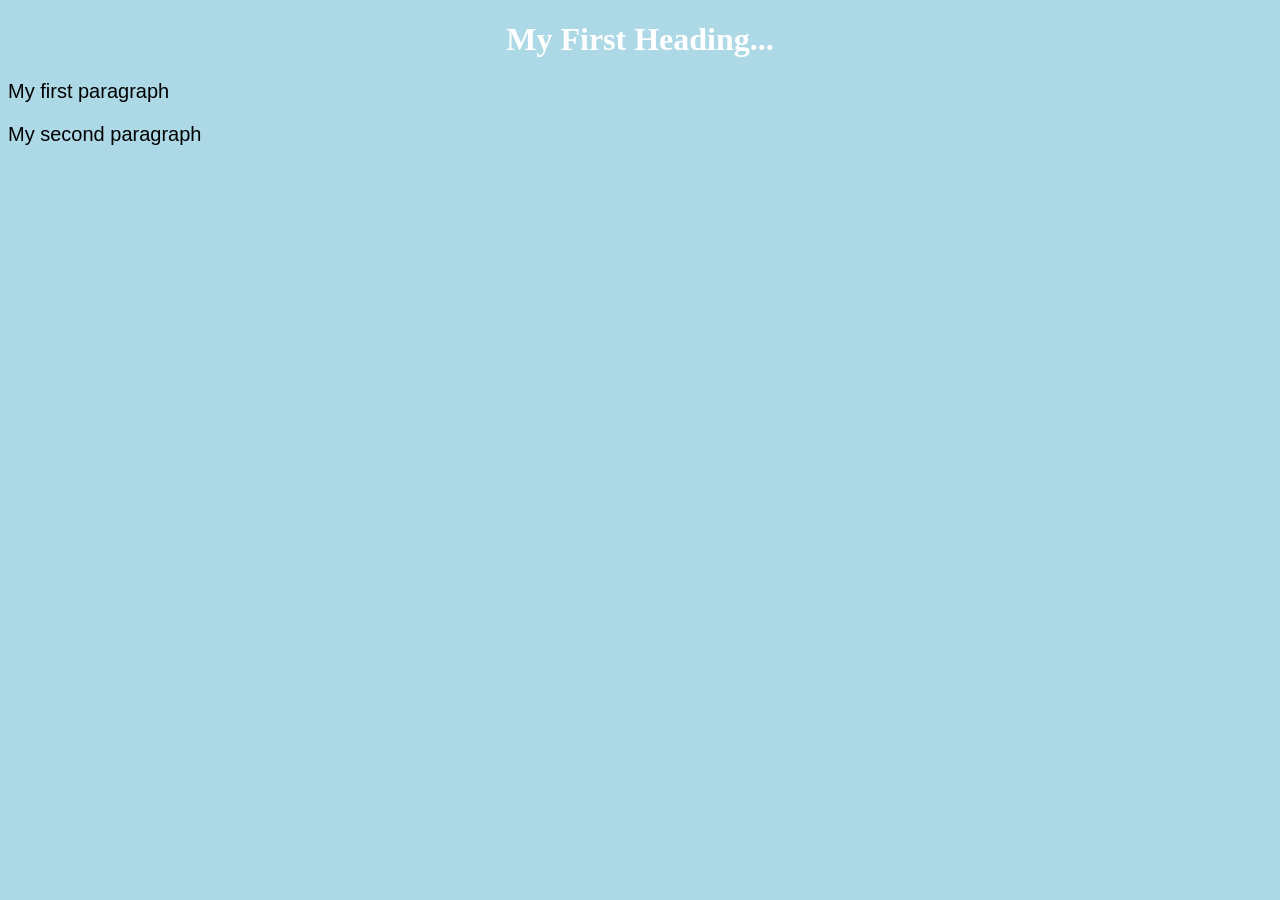
<file: index.html>
<!DOCTYPE html>
<html>

<head>
  <title>Page 11 title</title>
  <link rel="stylesheet" href="styles.css">
</head>
<bogy>
  <h1>My First Heading...</h1>
  <p>My first paragraph</p>
  <p>My second paragraph</p>
  </body>

</html>
</file>
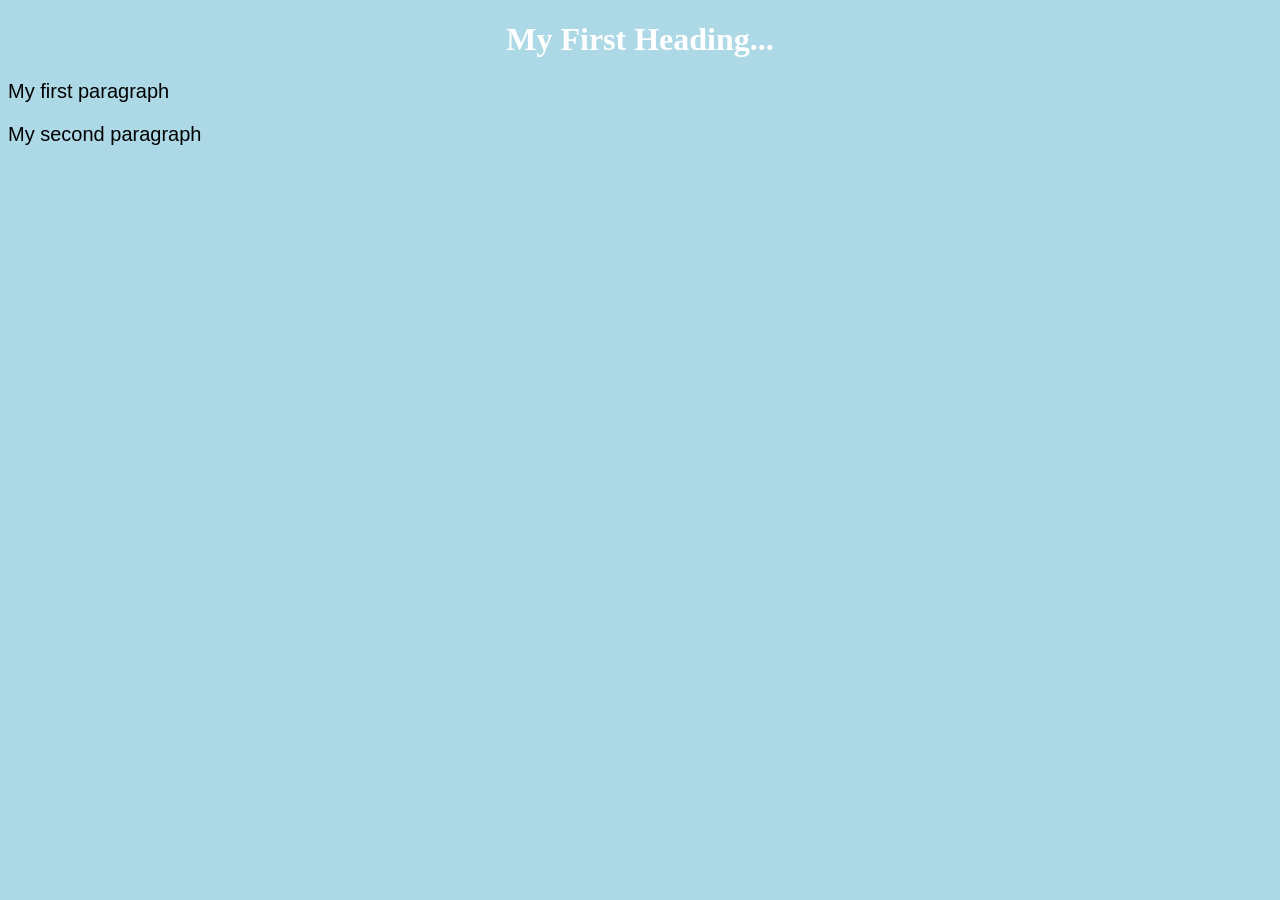
<file: web_pages/index.html>
<!DOCTYPE html>
<html>

<head>
  <title>Page 11 title</title>
  <link rel="stylesheet" href="/css/styles.css">
</head>
<bogy>
  <h1>My First Heading...</h1>
  <p>My first paragraph</p>
  <p>My second paragraph</p>
  </body>

</html>
</file>
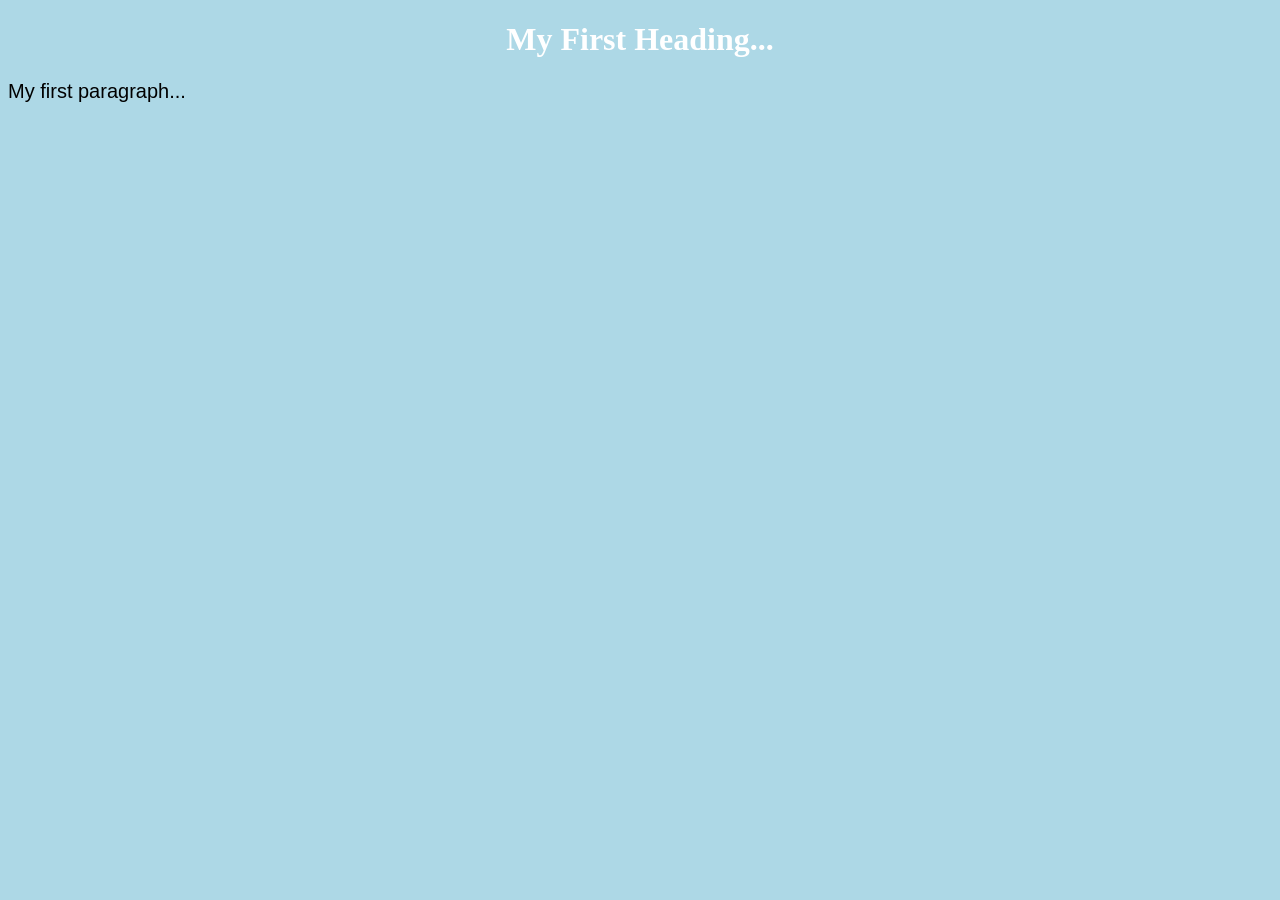
<file: page2.html>
<!DOCTYPE html>
<html>

<head>
  <title>Page title...</title>
  <link rel="stylesheet" href="styles.css">
</head>
<bogy>
  <h1>My First Heading...</h1>
  <p>My first paragraph...</p>
  </body>

</html>
</file>
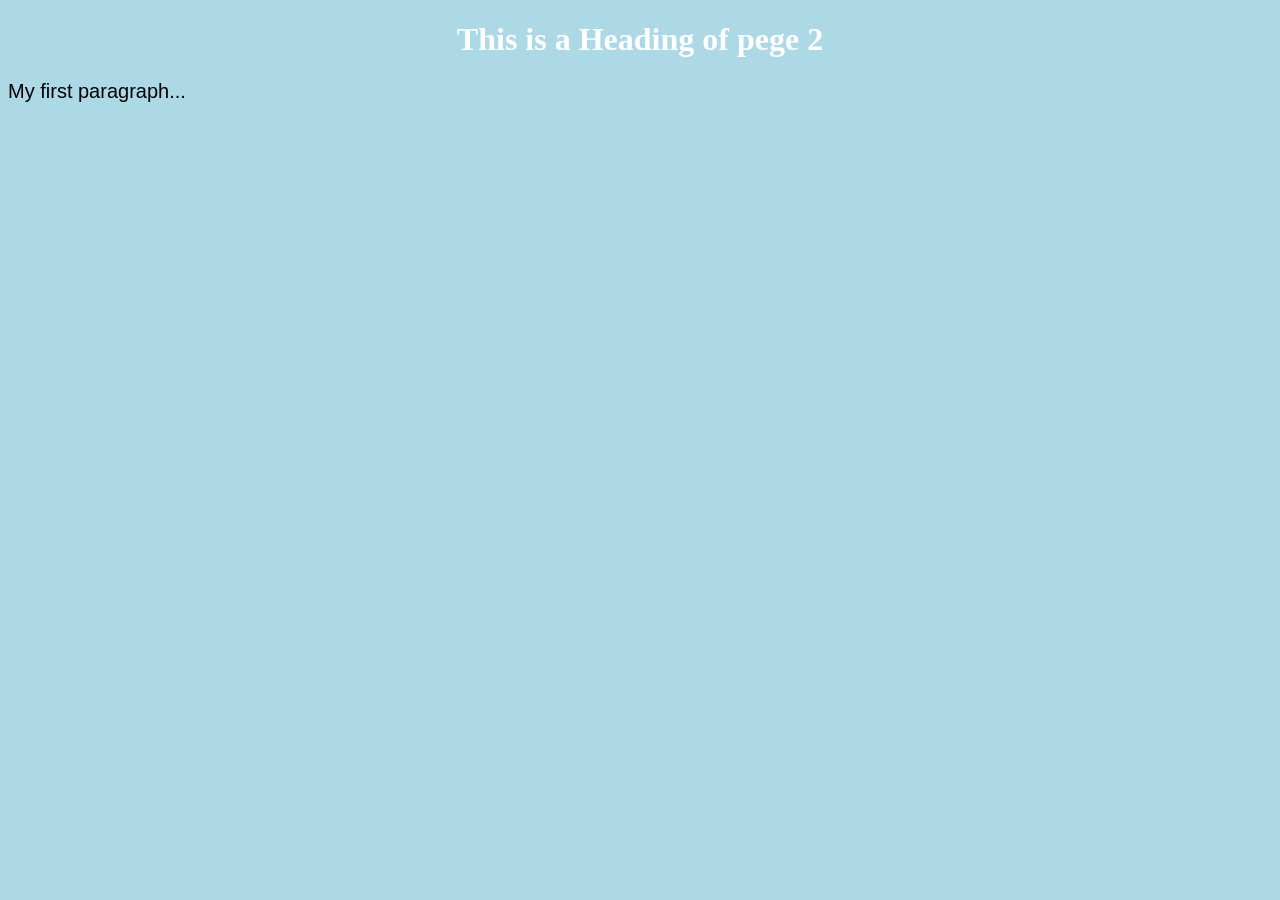
<file: web_pages/page2.html>
<!DOCTYPE html>
<html>

<head>
  <title>Page 2 Title</title>
  <link rel="stylesheet" href="/css/styles.css">
</head>
<bogy>
  <h1>This is a Heading of pege 2</h1>
  <p>My first paragraph...</p>
  </body>

</html>
</file>
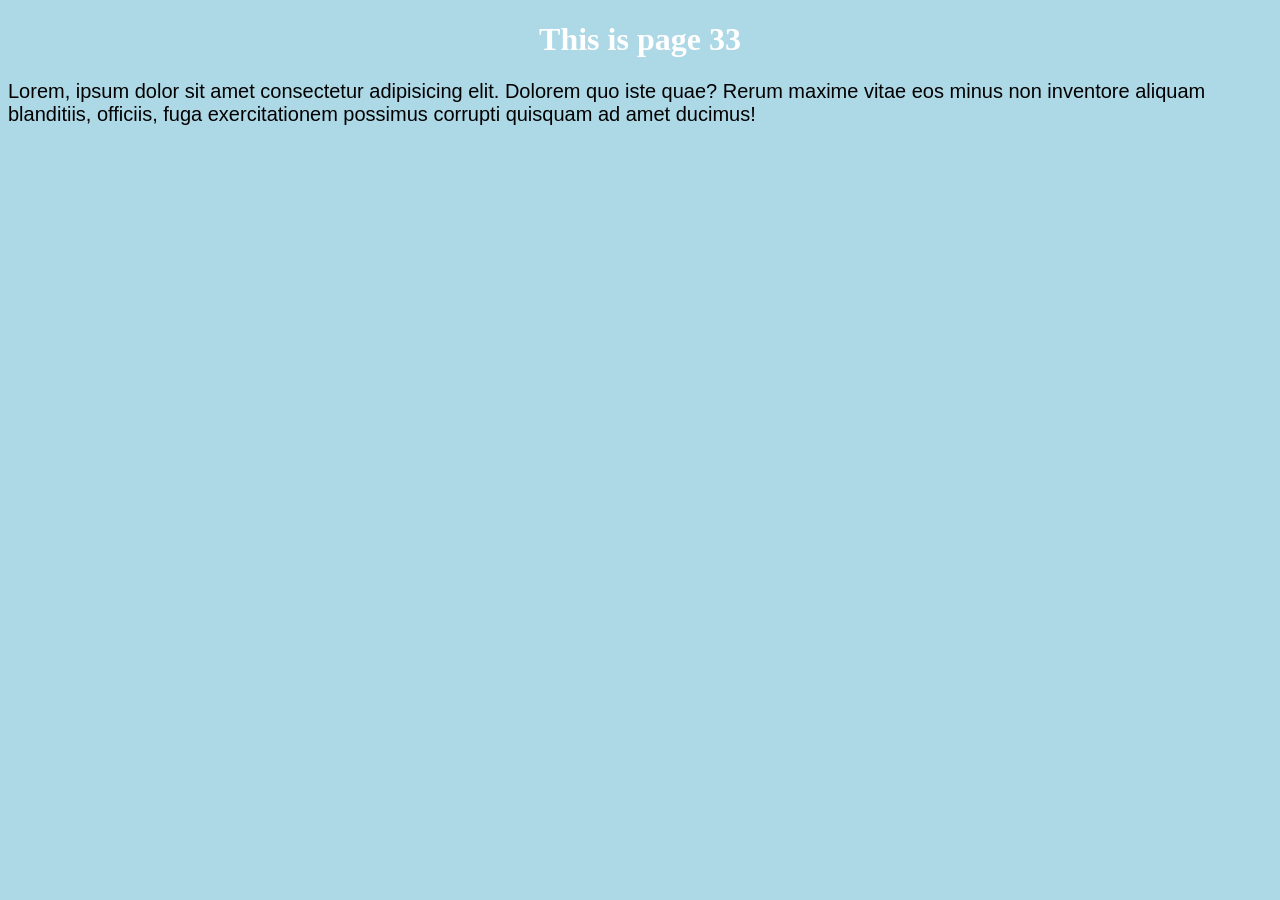
<file: web_pages/page3.html>
<!DOCTYPE html>
<html>

<head>
  <title>Page 33</title>
  <link rel="stylesheet" href="/css/styles.css">
</head>
<bogy>
  <h1>This is page 33</h1>
  <p>Lorem, ipsum dolor sit amet consectetur adipisicing elit. Dolorem quo iste quae? Rerum maxime vitae eos minus non
    inventore aliquam blanditiis, officiis, fuga exercitationem possimus corrupti quisquam ad amet ducimus!</p>
  </body>

</html>
</file>
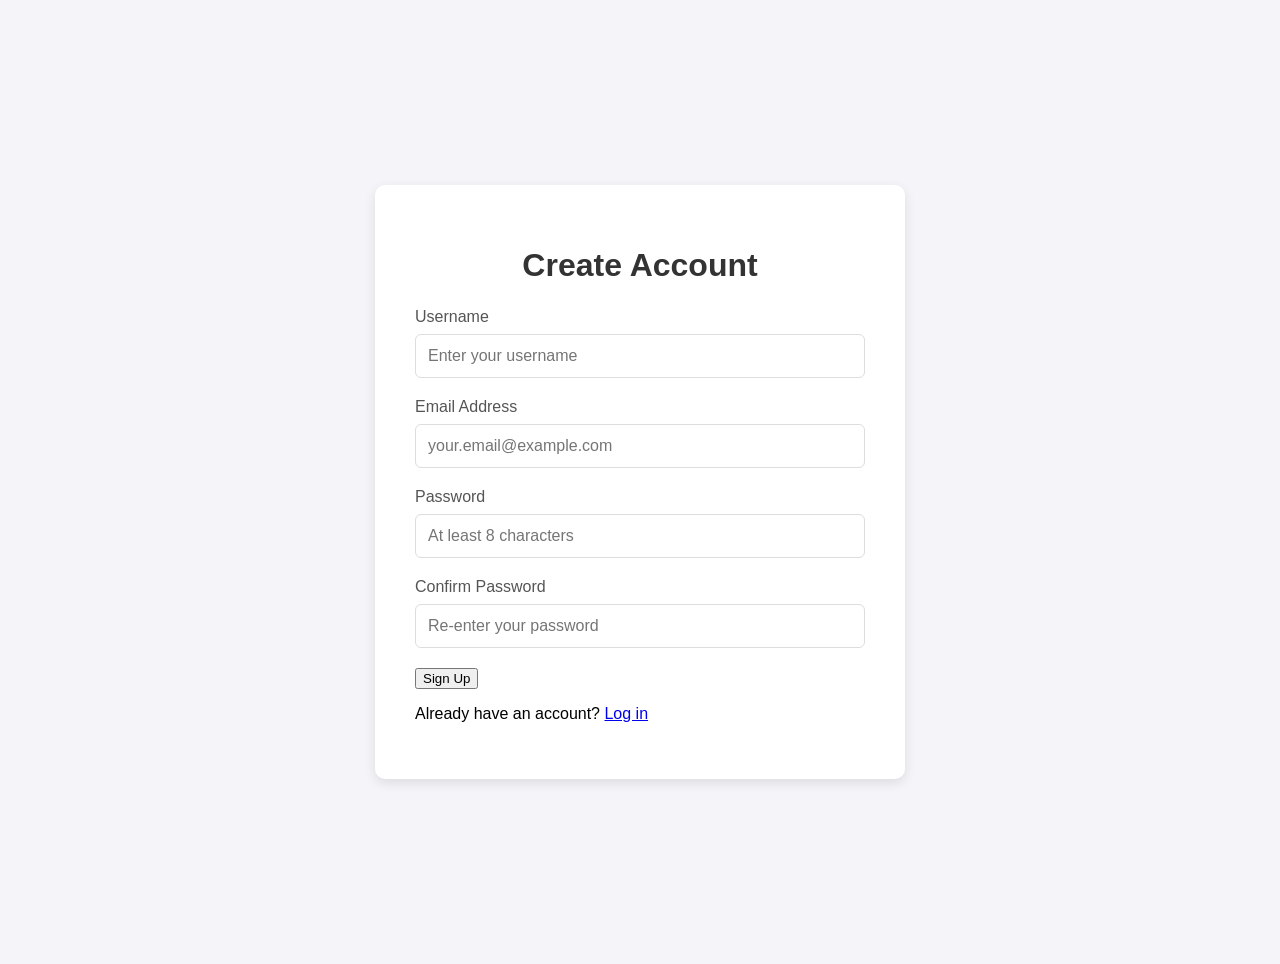
<file: web_pages/register.html>
<!DOCTYPE html>
<html lang="en">

<head>
  <meta charset="UTF-8">
  <meta name="viewport" content="width=device-width, initial-scale=1.0">
  <title>User Registration</title>
  <style>
    :root {
      --primary-color: #4CAF50;
      --primary-hover: #45a049;
      --text-color: #333;
      --light-text: #555;
      --border-color: #ddd;
      --bg-color: #f4f4f9;
    }

    body {
      font-family: 'Segoe UI', Tahoma, Geneva, Verdana, sans-serif;
      background-color: var(--bg-color);
      margin: 0;
      padding: 2rem;
      display: flex;
      justify-content: center;
      align-items: center;
      min-height: 100vh;
    }

    .registration-container {
      background: white;
      padding: 2.5rem;
      border-radius: 10px;
      box-shadow: 0 4px 12px rgba(0, 0, 0, 0.1);
      width: 100%;
      max-width: 450px;
    }

    h1 {
      text-align: center;
      color: var(--text-color);
      margin-bottom: 1.5rem;
      font-weight: 600;
    }

    .form-group {
      margin-bottom: 1.25rem;
    }

    label {
      display: block;
      margin-bottom: 0.5rem;
      color: var(--light-text);
      font-weight: 500;
    }

    input[type="text"],
    input[type="email"],
    input[type="password"] {
      width: 100%;
      padding: 0.75rem;
      border: 1px solid var(--border-color);
      border-radius: 6px;
      box-sizing: border-box;
      font-size: 1rem;
      transition: border-color 0.3s;
    }

    input:focus {
      outline: none;
    }
  </style>
</head>

<body>
  <main class="registration-container">
    <h1>Create Account</h1>
    <form action="/register" method="POST" novalidate>
      <div class="form-group">
        <label for="username">Username</label>
        <input type="text" id="username" name="username" required placeholder="Enter your username">
      </div>

      <div class="form-group">
        <label for="email">Email Address</label>
        <input type="email" id="email" name="email" required placeholder="your.email@example.com">
      </div>

      <div class="form-group">
        <label for="password">Password</label>
        <input type="password" id="password" name="password" required placeholder="At least 8 characters" minlength="8">
      </div>

      <div class="form-group">
        <label for="confirm-password">Confirm Password</label>
        <input type="password" id="confirm-password" name="confirm-password" placeholder="Re-enter your password">
      </div>

      <button type="submit">Sign Up</button>
    </form>

    <p class="login-link">
      Already have an account? <a href="/login">Log in</a>
    </p>
  </main>
</body>

</html>
</file>
<file: styles.css>
body {
      background-color: lightblue;
    }

    h1 {
      color: white;
      text-align: center;
    }

    p {
      font-family: Verdana, Geneva, sans-serif;
      font-size: 20px;
    }
</file>
<file: css/styles.css>
body {
      background-color: lightblue;
    }

    h1 {
      color: white;
      text-align: center;
    }

    p {
      font-family: Verdana, Geneva, sans-serif;
      font-size: 20px;
    }
</file>
